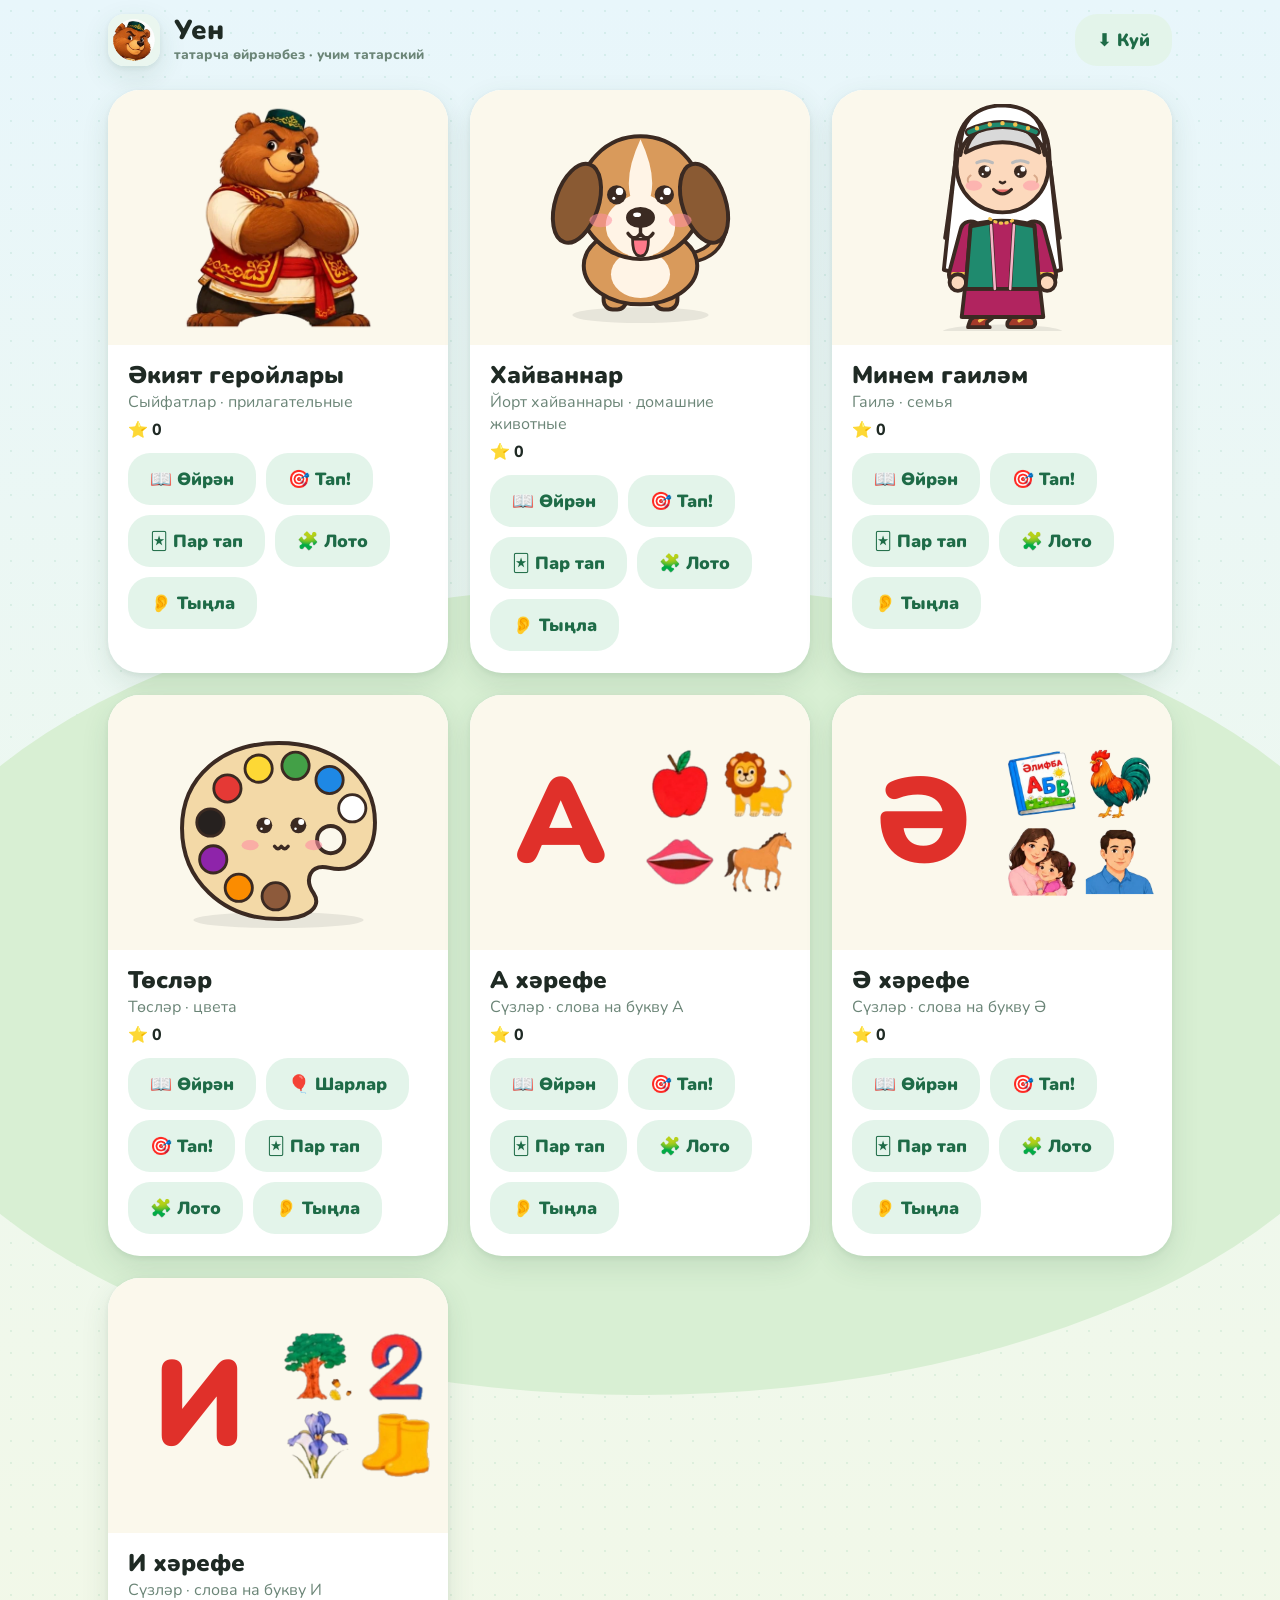
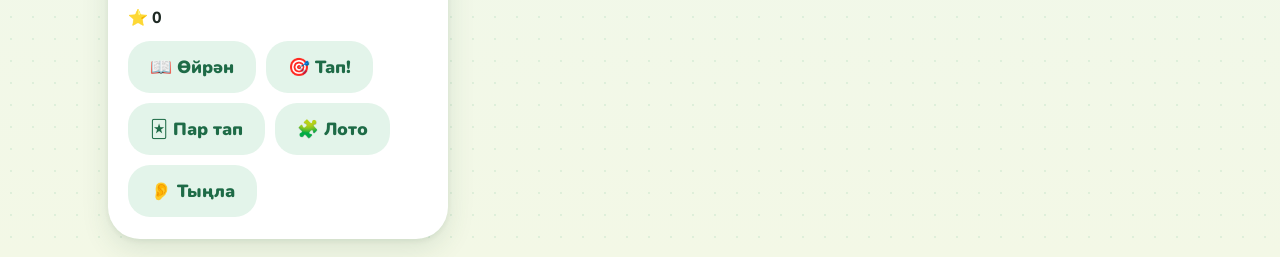
<file: index.html>
<!DOCTYPE html>
<html lang="tt">
<head>
  <meta charset="utf-8">
  <meta name="viewport" content="width=device-width, initial-scale=1, viewport-fit=cover">
  <title>Уен — балалар өчен татар уеннары</title>
  <meta name="description" content="Балалар өчен татар теле уеннары · Игры на татарском языке для детей 3–6 лет">
  <meta name="theme-color" content="#2e9e6a">
  <link rel="manifest" href="manifest.webmanifest">
  <link rel="icon" href="icons/favicon.png">
  <link rel="apple-touch-icon" href="icons/apple-touch-icon.png">
  <link rel="preconnect" href="https://fonts.googleapis.com">
  <link rel="preconnect" href="https://fonts.gstatic.com" crossorigin>
  <link rel="stylesheet" href="https://fonts.googleapis.com/css2?family=Nunito:wght@600;800;900&display=swap">
  <link rel="stylesheet" href="css/style.css">
</head>
<body class="hub">
  <header class="topbar">
    <div class="brand">
      <div class="brand-icon"><img src="icons/icon-192.png" alt=""></div>
      <div>
        <h1>Уен</h1>
        <div class="sub">татарча өйрәнәбез · учим татарский</div>
      </div>
    </div>
    <button id="btn-install" class="btn btn-soft" type="button" hidden>⬇ Куй</button>
  </header>

  <main id="packs" class="packs">
    <p class="muted">Йөкләнә…</p>
  </main>

  <div class="hill" aria-hidden="true"></div>
  <script type="module" src="js/hub.js"></script>
</body>
</html>
</file>
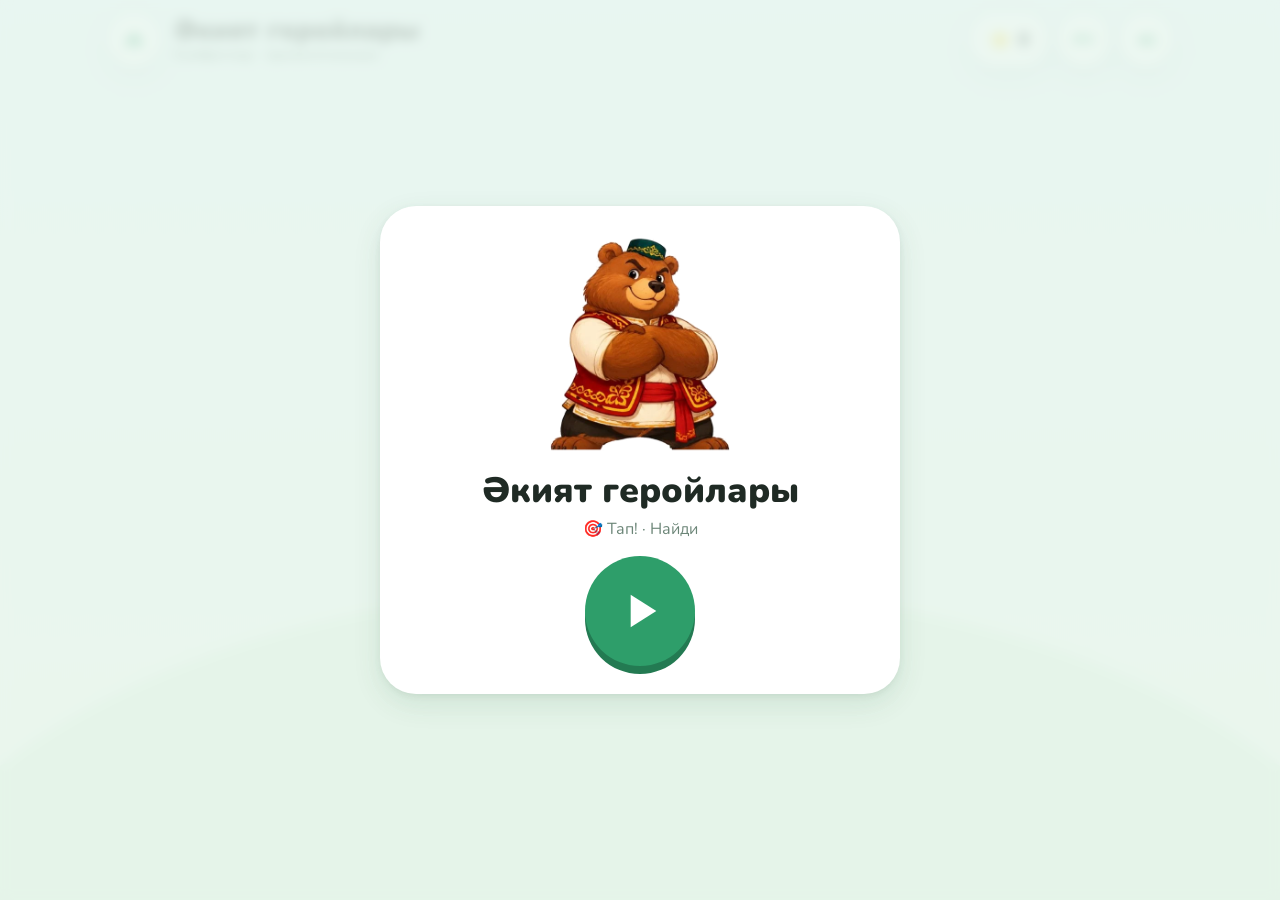
<file: play.html>
<!DOCTYPE html>
<html lang="tt">
<head>
  <meta charset="utf-8">
  <meta name="viewport" content="width=device-width, initial-scale=1, viewport-fit=cover">
  <title>Уен</title>
  <meta name="theme-color" content="#2e9e6a">
  <link rel="manifest" href="manifest.webmanifest">
  <link rel="icon" href="icons/favicon.png">
  <link rel="apple-touch-icon" href="icons/apple-touch-icon.png">
  <link rel="preconnect" href="https://fonts.googleapis.com">
  <link rel="preconnect" href="https://fonts.gstatic.com" crossorigin>
  <link rel="stylesheet" href="https://fonts.googleapis.com/css2?family=Nunito:wght@600;800;900&display=swap">
  <link rel="stylesheet" href="css/style.css">
</head>
<body class="play">
  <header class="topbar">
    <div class="brand">
      <a class="round-btn" href="./" aria-label="Башбит">
        <svg class="icon" viewBox="0 0 24 24" aria-hidden="true"><path d="M4 11l8-7 8 7v9h-5v-6H9v6H4z" fill="currentColor"/></svg>
      </a>
      <div>
        <h1 id="pack-title">…</h1>
        <div class="sub" id="pack-sub"></div>
      </div>
    </div>
    <div class="tools">
      <div class="stars-box" id="stars" aria-label="Йолдызлар">⭐ <b id="stars-count">0</b></div>
      <button class="round-btn ru-btn" id="btn-ru" type="button" title="Русча тәрҗемә / перевод">РУ</button>
      <button class="round-btn" id="btn-mute" type="button" title="Тавыш / звук"></button>
    </div>
  </header>

  <div class="dots" id="dots" aria-hidden="true"></div>
  <main id="stage" class="stage"></main>
  <div id="overlay" class="overlay" hidden></div>

  <div class="hill" aria-hidden="true"></div>
  <script type="module" src="js/play.js"></script>
</body>
</html>
</file>
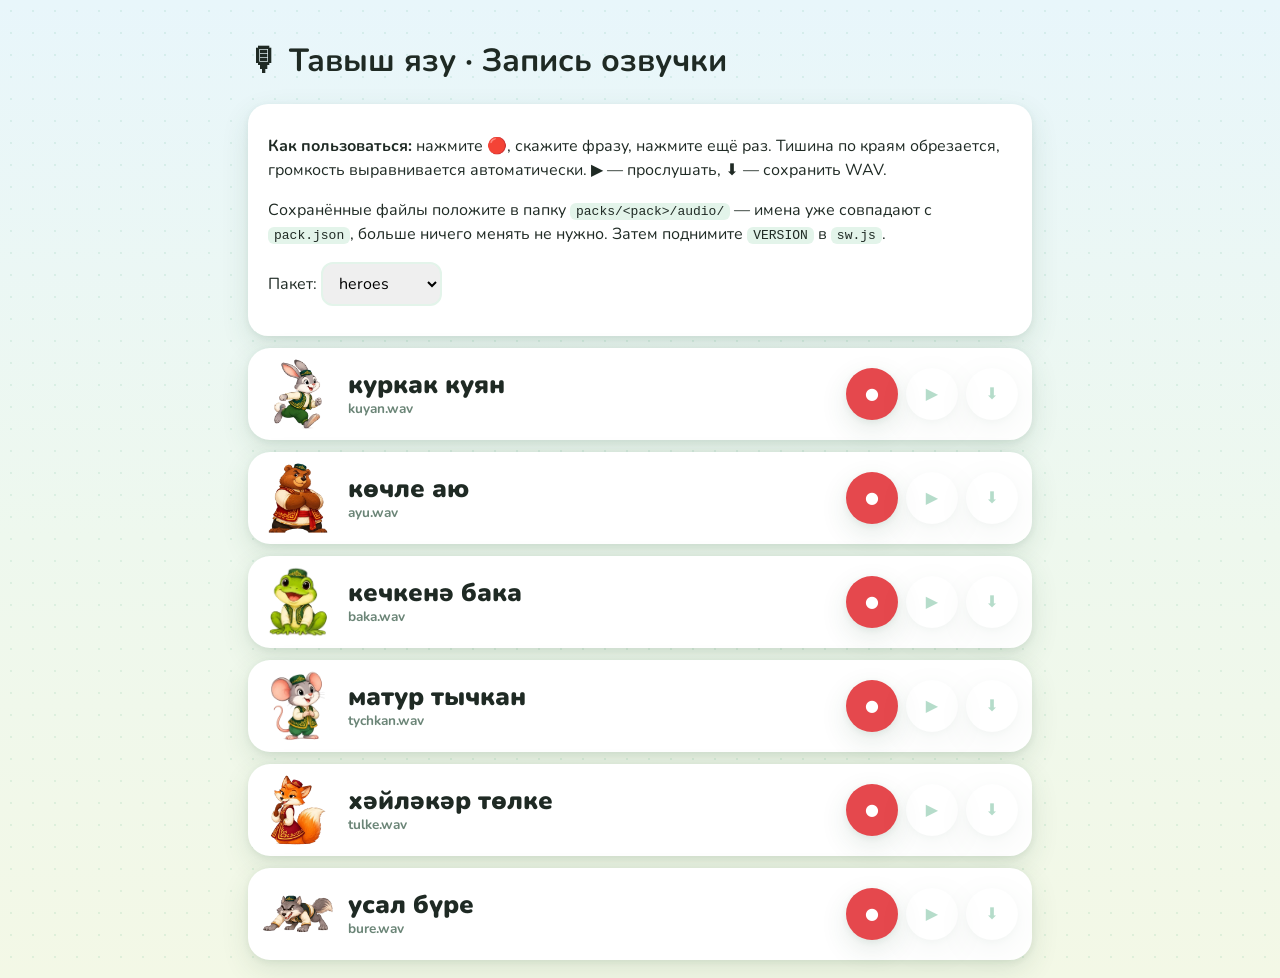
<file: tools/recorder.html>
<!DOCTYPE html>
<html lang="tt">
<head>
  <meta charset="utf-8">
  <meta name="viewport" content="width=device-width, initial-scale=1">
  <title>Тавыш язу · Запись озвучки</title>
  <link rel="stylesheet" href="https://fonts.googleapis.com/css2?family=Nunito:wght@600;800;900&display=swap">
  <link rel="stylesheet" href="../css/style.css">
  <style>
    body { user-select: text; -webkit-user-select: text; }
    .wrap { max-width: 820px; margin: 0 auto; padding: 18px; }
    .help { background: #fff; border-radius: 20px; padding: 14px 20px; box-shadow: var(--shadow); line-height: 1.5; }
    .help code { background: var(--accent-soft); padding: 1px 6px; border-radius: 6px; }
    .row { display: grid; grid-template-columns: 72px 1fr auto; gap: 14px; align-items: center;
           background: #fff; border-radius: 22px; padding: 10px 14px; margin-top: 12px; box-shadow: var(--shadow); }
    .row img { width: 72px; height: 72px; object-fit: contain; }
    .row .phrase-tt { font-size: 1.6rem; }
    .row .file { color: var(--muted); font-size: .85rem; font-weight: 700; }
    .row .btns { display: flex; gap: 8px; }
    .rec { background: #e5484d !important; color: #fff !important; }
    .rec.on { animation: breathe 1s infinite; }
    .status { font-size: .85rem; font-weight: 800; color: var(--accent); }
    select { font: inherit; padding: 8px 12px; border-radius: 12px; border: 2px solid var(--accent-soft); }
  </style>
</head>
<body>
  <div class="wrap">
    <h1>🎙 Тавыш язу · Запись озвучки</h1>
    <div class="help">
      <p><b>Как пользоваться:</b> нажмите 🔴, скажите фразу, нажмите ещё раз. Тишина по краям обрезается,
        громкость выравнивается автоматически. ▶ — прослушать, ⬇ — сохранить WAV.</p>
      <p>Сохранённые файлы положите в папку <code>packs/&lt;pack&gt;/audio/</code> — имена уже совпадают с
        <code>pack.json</code>, больше ничего менять не нужно. Затем поднимите <code>VERSION</code> в <code>sw.js</code>.</p>
      <p>Пакет: <select id="pack"></select></p>
    </div>
    <div id="list"></div>
  </div>

<script type="module">
import { h } from '../js/core/dom.js';
import { loadPackIds, loadPack } from '../js/core/packs.js';

const TARGET_RATE = 22050;
const list = document.querySelector('#list');
const sel = document.querySelector('#pack');
const recordings = new Map(); // item.id -> Blob (wav)
let stream = null;

const ids = await loadPackIds();
sel.replaceChildren(...ids.map((id) => h('option', { value: id }, id)));
const fromUrl = new URLSearchParams(location.search).get('pack');
if (fromUrl && ids.includes(fromUrl)) sel.value = fromUrl;
sel.onchange = () => render(sel.value);
render(sel.value);

async function render(packId) {
  const pack = await loadPack(packId);
  recordings.clear();
  list.replaceChildren(...pack.items.map((item) => row(item)));
}

function row(item) {
  const fileName = (item.audio || `audio/${item.id}.wav`).split('/').pop();
  const status = h('div', { class: 'status' });
  const playBtn = h('button', { class: 'round-btn', title: 'Тыңла', disabled: true, onclick: () => {
    const b = recordings.get(item.id); if (b) new Audio(URL.createObjectURL(b)).play();
  } }, '▶');
  const saveBtn = h('button', { class: 'round-btn', title: 'Сакла', disabled: true, onclick: () => {
    const b = recordings.get(item.id); if (!b) return;
    const a = h('a', { href: URL.createObjectURL(b), download: fileName }); a.click();
  } }, '⬇');

  let rec = null;
  const recBtn = h('button', { class: 'round-btn rec', title: 'Яз', onclick: async () => {
    if (rec) { rec.stop(); return; }
    try {
      stream ??= await navigator.mediaDevices.getUserMedia({ audio: { echoCancellation: true, noiseSuppression: true } });
    } catch (e) { status.textContent = 'Микрофон недоступен: ' + e.message; return; }
    const chunks = [];
    rec = new MediaRecorder(stream);
    rec.ondataavailable = (e) => chunks.push(e.data);
    rec.onstop = async () => {
      recBtn.classList.remove('on'); recBtn.textContent = '●'; rec = null;
      status.textContent = 'Эшкәртелә…';
      try {
        const wav = await toWav(new Blob(chunks, { type: chunks[0]?.type }));
        recordings.set(item.id, wav);
        playBtn.disabled = saveBtn.disabled = false;
        status.textContent = `✓ ${(wav.size / 1024).toFixed(0)} KB`;
        playBtn.click();
      } catch (e) { status.textContent = 'Ошибка: ' + e.message; }
    };
    rec.start();
    recBtn.classList.add('on'); recBtn.textContent = '■';
    status.textContent = 'Языла… говорите';
  } }, '●');

  return h('div', { class: 'row' },
    h('img', { src: item.imageUrl, alt: '' }),
    h('div', {},
      h('div', { class: 'phrase-tt' }, item.tt),
      h('div', { class: 'file' }, fileName), status),
    h('div', { class: 'btns' }, recBtn, playBtn, saveBtn));
}

// Decode → mono → trim silence → normalize → resample → 16-bit WAV.
async function toWav(blob) {
  const ctx = new AudioContext();
  const buf = await ctx.decodeAudioData(await blob.arrayBuffer());
  ctx.close();
  let data = buf.getChannelData(0);
  const rate = buf.sampleRate;

  // trim: find first/last sample above threshold, keep ~120 ms padding
  const thr = 0.02, pad = Math.floor(rate * 0.12);
  let s = 0, e = data.length - 1;
  while (s < data.length && Math.abs(data[s]) < thr) s++;
  while (e > s && Math.abs(data[e]) < thr) e--;
  data = data.slice(Math.max(0, s - pad), Math.min(data.length, e + pad));
  if (data.length < rate * 0.1) throw new Error('слишком тихо — попробуйте ещё раз');

  // normalize to -1 dBFS
  let peak = 0; for (const v of data) peak = Math.max(peak, Math.abs(v));
  const gain = peak > 0 ? 0.89 / peak : 1;

  // resample with OfflineAudioContext
  const off = new OfflineAudioContext(1, Math.ceil(data.length * TARGET_RATE / rate), TARGET_RATE);
  const src = off.createBuffer(1, data.length, rate);
  src.copyToChannel(data.map((v) => v * gain), 0);
  const node = off.createBufferSource(); node.buffer = src;
  // short fades to avoid clicks
  const g = off.createGain(); const dur = data.length / rate;
  g.gain.setValueAtTime(0, 0); g.gain.linearRampToValueAtTime(1, 0.02);
  g.gain.setValueAtTime(1, Math.max(0.02, dur - 0.04)); g.gain.linearRampToValueAtTime(0, dur);
  node.connect(g).connect(off.destination); node.start();
  const out = (await off.startRendering()).getChannelData(0);
  return encodeWav(out, TARGET_RATE);
}

function encodeWav(samples, rate) {
  const buf = new ArrayBuffer(44 + samples.length * 2);
  const v = new DataView(buf);
  const str = (o, s) => [...s].forEach((c, i) => v.setUint8(o + i, c.charCodeAt(0)));
  str(0, 'RIFF'); v.setUint32(4, 36 + samples.length * 2, true); str(8, 'WAVE');
  str(12, 'fmt '); v.setUint32(16, 16, true); v.setUint16(20, 1, true); v.setUint16(22, 1, true);
  v.setUint32(24, rate, true); v.setUint32(28, rate * 2, true); v.setUint16(32, 2, true); v.setUint16(34, 16, true);
  str(36, 'data'); v.setUint32(40, samples.length * 2, true);
  for (let i = 0; i < samples.length; i++) {
    const x = Math.max(-1, Math.min(1, samples[i]));
    v.setInt16(44 + i * 2, x < 0 ? x * 0x8000 : x * 0x7fff, true);
  }
  return new Blob([buf], { type: 'audio/wav' });
}
</script>
</body>
</html>
</file>
<file: css/style.css>
:root {
  --accent: #2e9e6a;
  --accent-soft: #e3f4ea;
  --adj: #e8772e;          /* colour of adjectives (сыйфатлар) */
  --noun: #1f2a24;
  --ink: #1f2a24;
  --muted: #6b8577;
  --card: #fbf8ec;
  --radius: 28px;
  --shadow: 0 10px 28px rgba(40, 90, 60, .12), 0 2px 6px rgba(40, 90, 60, .08);
  --font: 'Nunito', system-ui, -apple-system, 'Segoe UI', Roboto, sans-serif;
}

* { box-sizing: border-box; }
html, body { margin: 0; min-height: 100%; }
body {
  font-family: var(--font);
  color: var(--ink);
  background:
    radial-gradient(circle, rgba(46, 158, 106, .10) 1.2px, transparent 1.4px) 0 0 / 22px 22px,
    linear-gradient(180deg, #e8f6fb 0%, #eef8ee 55%, #f3f8e6 100%);
  min-height: 100dvh;
  -webkit-tap-highlight-color: transparent;
  user-select: none;
  -webkit-user-select: none;
  touch-action: manipulation;
  overflow-x: hidden;
}
.hill {
  position: fixed; left: -10%; right: -10%; bottom: -55vh; height: 90vh; z-index: -1;
  background: #d8efd3; border-radius: 50%;
}
button { font: inherit; color: inherit; cursor: pointer; }
.muted { color: var(--muted); margin: 0; }
.error { color: #b33; font-weight: 800; text-align: center; padding: 2rem; }
.icon { width: 1.4em; height: 1.4em; display: block; }

/* ---------- top bar ---------- */
.topbar {
  display: flex; align-items: center; justify-content: space-between; gap: 12px;
  max-width: 1100px; margin: 0 auto;
  padding: max(14px, env(safe-area-inset-top)) 18px 6px;
}
.brand { display: flex; align-items: center; gap: 14px; min-width: 0; flex: 1; }
.brand > div { min-width: 0; }
.brand h1 { font-size: clamp(1.1rem, 3.5vw, 1.7rem); margin: 0; font-weight: 900; line-height: 1.1;
  white-space: nowrap; overflow: hidden; text-overflow: ellipsis; }
.brand .sub { font-size: .85rem; color: var(--muted); font-weight: 800; }
.brand-icon img { width: 52px; height: 52px; border-radius: 16px; box-shadow: var(--shadow); display: block; }
.tools { display: flex; gap: 10px; align-items: center; }

.round-btn {
  width: 52px; height: 52px; border-radius: 50%; border: 0;
  background: #fff; box-shadow: var(--shadow); color: var(--accent);
  display: inline-grid; place-items: center; flex: none; text-decoration: none;
  transition: transform .15s;
}
.round-btn:active { transform: scale(.92); }
.round-btn:disabled { opacity: .35; cursor: default; }
.ru-btn { font-weight: 900; font-size: .9rem; }
.ru-btn.off { color: #b9c7bf; text-decoration: line-through; }
.stars-box {
  background: #fff; box-shadow: var(--shadow); border-radius: 26px; height: 52px;
  padding: 0 18px; display: flex; align-items: center; gap: 6px; font-size: 1.2rem;
}
.stars-box b { font-weight: 900; min-width: 1ch; }
.stars-box.pop { animation: pop .4s; }

/* ---------- progress dots ---------- */
.dots { display: flex; justify-content: center; gap: 6px; padding: 6px 0 2px; min-height: 20px; }
.dot { width: 9px; height: 9px; border-radius: 9px; background: #cfe5d8; transition: all .3s; }
.dot.done { background: #8fcaa9; }
.dot.now { width: 26px; background: var(--accent); }

/* ---------- stage ---------- */
.stage {
  max-width: 900px; margin: 0 auto; padding: 4px 16px 24px;
  display: flex; flex-direction: column; align-items: center; gap: 14px;
}
.prompt { text-align: center; width: 100%; }
.prompt-label {
  text-transform: uppercase; letter-spacing: .18em; font-weight: 900;
  color: var(--muted); font-size: .85rem;
}
.prompt-label .count { color: #a9bfb2; }
.ru-hint { color: #a9bfb2; text-transform: none; letter-spacing: .05em; }
.prompt-row { display: flex; align-items: center; justify-content: center; gap: 16px; margin-top: 4px; }

.phrase { text-align: center; }
.phrase-tt { font-weight: 900; font-size: clamp(1.8rem, 6.5vw, 3.2rem); line-height: 1.15; }
.phrase-tt .w { display: inline-block; margin: 0 .14em; }
.w-adj { color: var(--adj); }
.w-noun { color: var(--noun); }
.phrase-ru { color: var(--muted); font-weight: 700; font-size: clamp(.9rem, 2.4vw, 1.1rem); margin-top: 2px; }

/* ---------- picture cards ---------- */
.card {
  background: var(--card); border: 0; border-radius: var(--radius); box-shadow: var(--shadow);
  padding: 6%; display: grid; place-items: center; aspect-ratio: 1;
  transition: transform .2s, opacity .3s, box-shadow .2s, outline-color .2s;
  outline: 5px solid transparent; outline-offset: -5px;
}
.card img { width: 100%; height: 100%; object-fit: contain; pointer-events: none; }
.pick-card:hover { transform: translateY(-3px); }
.pick-card:active { transform: scale(.96); }
.card.correct { outline-color: #5cc48f; transform: scale(1.04); z-index: 1; }
.card.dim { opacity: .45; filter: grayscale(.6); }
.card.fade { opacity: .25; transform: scale(.94); }

.grid {
  display: grid; grid-template-columns: repeat(2, 1fr); gap: clamp(10px, 2.2vw, 22px);
  width: min(760px, 100%, calc((100dvh - 270px) * 1.0));
  min-width: min(300px, 100%);
}
.grid-3 { grid-template-columns: repeat(3, 1fr); width: min(900px, 100%, calc((100dvh - 270px) * 2.6)); }
.grid-2 { width: min(760px, 100%, calc((100dvh - 270px) * 2)); }
@media (min-aspect-ratio: 16/10) {
  /* wide landscape (laptop, tablet sideways): 4 in a row */
  .grid-4 { grid-template-columns: repeat(4, 1fr); width: min(1000px, 100%, calc((100dvh - 250px) * 4)); }
}

/* ---------- learn mode ---------- */
.learn { display: flex; flex-direction: column; align-items: center; gap: 14px; width: 100%; }
.learn-row { display: flex; align-items: center; gap: clamp(8px, 3vw, 28px); }
.learn-card { width: min(460px, 62vw, calc(100dvh - 300px)); }
.nav-btn { width: 64px; height: 64px; }
.nav-next { background: var(--accent); color: #fff; }

/* ---------- overlay (start / finish) ---------- */
.overlay {
  position: fixed; inset: 0; z-index: 10; display: grid; place-items: center; padding: 20px;
  background: rgba(232, 246, 238, .82); backdrop-filter: blur(6px);
}
.overlay[hidden] { display: none; }
.overlay-card {
  background: #fff; border-radius: 36px; box-shadow: var(--shadow);
  padding: 28px clamp(20px, 5vw, 48px); text-align: center; max-width: 520px; width: 100%;
  animation: rise .4s ease-out;
}
.overlay-card h2 { margin: 6px 0 4px; font-size: clamp(1.6rem, 5vw, 2.2rem); font-weight: 900; }
.overlay-img { width: min(220px, 50vw); height: auto; }
.praise { color: var(--accent); }
.big-emoji { font-size: 4rem; animation: pop .6s; }
.result-stars { font-size: clamp(1.8rem, 6vw, 2.6rem); margin: 8px 0 4px; display: flex; flex-wrap: wrap; justify-content: center; gap: 4px; }
.result-stars span { display: inline-block; animation: pop .5s both; }
.result-stars .off { filter: grayscale(1); opacity: .3; }

.btn {
  border: 0; border-radius: 22px; padding: 14px 22px; font-weight: 900; font-size: 1.1rem;
  display: inline-flex; align-items: center; gap: 8px; text-decoration: none; color: var(--ink);
  transition: transform .15s;
}
.btn:active { transform: scale(.95); }
.btn-main { background: var(--accent); color: #fff; box-shadow: 0 6px 0 #237a52; }
.btn-soft { background: var(--accent-soft); color: #1e6b47; }
.btn-play {
  margin-top: 16px; width: 110px; height: 110px; border-radius: 50%; justify-content: center;
  background: var(--accent); color: #fff; box-shadow: 0 8px 0 #237a52; font-size: 2rem;
  animation: breathe 1.8s ease-in-out infinite;
}
.btn-play .icon { width: 56px; height: 56px; }
.btn-row { display: flex; flex-wrap: wrap; justify-content: center; gap: 10px; margin-top: 18px; }

/* ---------- hub ---------- */
.packs {
  max-width: 1100px; margin: 0 auto; padding: 18px;
  display: grid; grid-template-columns: repeat(auto-fill, minmax(280px, 1fr)); gap: 22px;
}
.pack-card { background: #fff; border-radius: 32px; box-shadow: var(--shadow); overflow: hidden; }
.pack-cover { display: block; background: var(--card); aspect-ratio: 4/3; }
.pack-cover img { width: 100%; height: 100%; object-fit: contain; padding: 14px; transition: transform .3s; }
.pack-cover:hover img { transform: scale(1.05) rotate(-2deg); }
.pack-body { padding: 14px 20px 22px; }
.pack-body h2 { margin: 0; font-weight: 900; }
.pack-stars { margin-top: 6px; font-weight: 800; }
.pack-body .btn-row { justify-content: flex-start; margin-top: 12px; }

/* ---------- effects ---------- */
.fx-particle {
  position: fixed; z-index: 50; pointer-events: none; font-size: 1.6rem;
  transform: translate(-50%, -50%); animation: burst .9s ease-out forwards;
}
.fx-fly {
  position: fixed; z-index: 50; pointer-events: none; font-size: 2.2rem; margin: -1.1rem 0 0 -1.1rem;
  transition: transform .7s cubic-bezier(.5, -0.3, .7, 1);
}
.bob { animation: bob 2.4s ease-in-out infinite; }
.shake { animation: shake .45s; }

@keyframes burst {
  0% { opacity: 1; transform: translate(-50%, -50%) scale(.4); }
  100% { opacity: 0; transform: translate(calc(-50% + var(--dx)), calc(-50% + var(--dy))) scale(1.1) rotate(var(--rot)); }
}
@keyframes pop { 0% { transform: scale(.3); } 60% { transform: scale(1.25); } 100% { transform: scale(1); } }
@keyframes rise { from { transform: translateY(30px); opacity: 0; } }
@keyframes breathe { 50% { transform: scale(1.07); } }
@keyframes bob { 50% { transform: translateY(-10px); } }
@keyframes shake { 20%, 60% { transform: translateX(-10px) rotate(-2deg); } 40%, 80% { transform: translateX(10px) rotate(2deg); } }

/* ---------- adjective "acting" animations (item.anim in pack.json) ----------
   The picture acts out the adjective, so kids feel the meaning without translation. */
.anim-bounce img  { animation: a-bounce .8s ease-out; }
.anim-tremble img { animation: a-tremble .09s linear 14; }                    /* куркак – трусливый */
.anim-strong img  { animation: a-strong 1.1s ease-in-out; }                   /* көчле – сильный */
.anim-tiny img    { animation: a-tiny 1.4s ease-in-out; }                     /* кечкенә – маленький */
.anim-pretty img  { animation: a-pretty 1.4s ease-in-out; }                   /* матур – красивый */
.anim-sly img     { animation: a-sly 1.4s ease-in-out; }                      /* хәйләкәр – хитрый */
.anim-angry img   { animation: a-angry 1.2s ease-in-out; }                    /* усал – злой */
.anim-big img     { animation: a-big 1.3s ease-in-out; }

@keyframes a-bounce { 30% { transform: translateY(-14%); } 55% { transform: translateY(0) scaleY(.92); } 75% { transform: translateY(-4%); } }
@keyframes a-tremble { 0%, 100% { transform: translateX(0); } 25% { transform: translateX(-2.5%) rotate(-1deg); } 75% { transform: translateX(2.5%) rotate(1deg); } }
@keyframes a-strong { 30%, 60% { transform: scale(1.16); filter: drop-shadow(0 0 0 #fff); } 45% { transform: scale(1.12); } }
@keyframes a-tiny { 35%, 65% { transform: scale(.55); } }
@keyframes a-pretty {
  0%, 100% { filter: drop-shadow(0 0 0 rgba(255, 210, 80, 0)); transform: rotate(0); }
  30% { filter: drop-shadow(0 0 18px rgba(255, 200, 60, .95)); transform: rotate(-4deg) scale(1.05); }
  60% { filter: drop-shadow(0 0 22px rgba(255, 150, 200, .9)); transform: rotate(4deg) scale(1.05); }
}
@keyframes a-sly { 25% { transform: translateX(-8%) rotate(-7deg); } 60% { transform: translateX(8%) rotate(7deg); } 85% { transform: translateX(0) rotate(0) scale(1.04); } }
@keyframes a-angry {
  0%, 100% { transform: none; filter: none; }
  10%, 30%, 50%, 70% { transform: translateX(-4%) scale(1.08); filter: drop-shadow(0 0 14px rgba(220, 40, 40, .7)); }
  20%, 40%, 60%, 80% { transform: translateX(4%) scale(1.08); filter: drop-shadow(0 0 14px rgba(220, 40, 40, .7)); }
}
@keyframes a-big { 40%, 60% { transform: scale(1.3); } }

@media (prefers-reduced-motion: reduce) {
  *, *::before, *::after { animation-duration: .01ms !important; animation-iteration-count: 1 !important; transition: none !important; }
}
@media (max-width: 520px) {
  .brand .sub { display: none; }
  .topbar { padding-left: 12px; padding-right: 12px; gap: 8px; }
  .brand { gap: 10px; }
  .tools { gap: 6px; }
  .round-btn, .stars-box { height: 44px; }
  .round-btn { width: 44px; }
  .stars-box { padding: 0 12px; font-size: 1.05rem; }
}

/* ---------- letters ---------- */
.hl { color: #e0302a; }
.phrase:not(.phrase-big) .phrase-tt { font-size: clamp(1.5rem, 4.6vw, 2.3rem); }
.overlay-letter {
  font-size: clamp(6rem, 22vw, 9rem); font-weight: 900; color: #e0302a; line-height: 1;
  text-shadow: 0 6px 0 rgba(224, 48, 42, .15);
}
.pack-cover { text-decoration: none; overflow: hidden; }
.letter-cover { height: 100%; display: grid; grid-template-columns: 1fr 1fr; align-items: center; padding: 12px 16px; gap: 8px; }
.letter-big { font-size: clamp(5rem, 13vw, 7.5rem); font-weight: 900; color: #e0302a; line-height: 1; text-align: center; }
.letter-thumbs { display: grid; grid-template-columns: 1fr 1fr; gap: 6px; }
.pack-cover .letter-thumbs img { width: 100%; height: auto; aspect-ratio: 1; object-fit: contain; padding: 0; transform: none !important; }

/* ---------- photo tiles (pack.settings.imageFit = "cover") ---------- */
body[data-fit="cover"] .card { padding: 0; overflow: hidden; }
body[data-fit="cover"] .card img,
body[data-fit="cover"] .loto-cell img { object-fit: cover; }
body[data-fit="cover"] .loto-cell:not(.loto-center):not(.loto-empty) { padding: 0; }
.pack-cover.fit-cover img { object-fit: cover; padding: 0; }

/* ---------- loto ---------- */
.loto { display: flex; flex-direction: column; align-items: center; gap: 14px; width: 100%; }
.loto-board {
  display: grid; grid-template-columns: repeat(3, 1fr); gap: 4px; padding: 4px;
  background: #1f2a24; border-radius: 20px; box-shadow: var(--shadow);
  width: min(560px, 94vw, calc(100dvh - 360px)); min-width: 260px;
}
.loto-cell {
  background: #fff; border: 0; padding: 9%; aspect-ratio: 1; position: relative; overflow: hidden;
  display: grid; place-items: center; border-radius: 4px;
  transition: background .2s, box-shadow .2s;
}
.loto-board > :nth-child(1) { border-top-left-radius: 16px; }
.loto-board > :nth-child(3) { border-top-right-radius: 16px; }
.loto-board > :nth-child(7) { border-bottom-left-radius: 16px; }
.loto-board > :nth-child(9) { border-bottom-right-radius: 16px; }
.loto-cell img { width: 100%; height: 100%; object-fit: contain; pointer-events: none;
  opacity: .28; filter: grayscale(.7); transition: opacity .3s, filter .3s; }
.loto-cell.placed img { opacity: 1; filter: none; }
body[data-keep-color] .loto-cell img { opacity: .45; filter: saturate(.9); }
body[data-keep-color] .loto-cell.placed img { opacity: 1; filter: none; }
.loto-cell.over { box-shadow: inset 0 0 0 6px #5cc48f; background: #effaf3; }
.loto-cell.placed { box-shadow: inset 0 0 0 4px #8fd6ae; cursor: default; }
.loto-word {
  position: absolute; left: 0; right: 0; bottom: 3%; text-align: center; font-weight: 900;
  font-size: clamp(.75rem, 2.6vmin, 1.25rem); opacity: 0; transform: translateY(8px); transition: all .3s;
  text-shadow: 0 0 4px #fff, 0 0 8px #fff;
}
.loto-cell.placed .loto-word { opacity: 1; transform: none; }
.loto-center { cursor: default; }
.loto-letter { font-size: clamp(3rem, 13vmin, 8rem); font-weight: 900; color: #e0302a; line-height: 1; }
.loto-emoji { font-size: clamp(2.5rem, 10vmin, 6rem); }
.loto-empty { color: #cfe5d8; font-size: clamp(1.5rem, 6vmin, 3rem); }
.loto-done .loto-letter { animation: pop .6s ease-out 3; }
.loto-done .loto-cell.placed { animation: bob 1s ease-in-out 2; }

.loto-deck .prompt-label { font-size: .75rem; letter-spacing: .1em; text-align: center; }
.loto-deck { display: flex; flex-direction: column; align-items: center; gap: 8px; min-height: 120px; }
.loto-card {
  width: clamp(110px, 20vmin, 220px); cursor: grab; touch-action: none;
  outline: 4px dashed #8fcaa9; outline-offset: 4px;
}
.loto-card.lifted { opacity: .3; }
.loto-card.listen { color: var(--accent); }
.loto-card.listen .icon { width: 60%; height: 60%; }
.loto-hint { font-size: 1.8rem; animation: bob 1.4s ease-in-out infinite; }
.loto-ghost { position: fixed; z-index: 40; pointer-events: none; margin: 0; box-shadow: 0 18px 40px rgba(0,0,0,.25); }
.loto-fly { position: fixed; z-index: 40; pointer-events: none; object-fit: contain; transition: all .4s cubic-bezier(.3,.7,.3,1); }
body[data-fit="cover"] .loto-fly { object-fit: cover; border-radius: 10px; }
.deal { animation: deal .35s ease-out; }
@keyframes deal { from { transform: translateY(40px) scale(.7) rotate(8deg); opacity: 0; } }

@media (min-aspect-ratio: 1/1) {
  .loto { flex-direction: row; justify-content: center; gap: clamp(20px, 4vw, 56px); }
  .loto-board { width: min(620px, 58vw, calc(100dvh - 150px)); }
  .loto-deck { width: clamp(200px, 26vw, 320px); }
  .loto-card { width: clamp(140px, 22vmin, 240px); }
}

/* ---------- memory (Пар тап) ---------- */
.mem-grid {
  display: grid; grid-template-columns: repeat(4, 1fr); gap: clamp(8px, 1.8vw, 16px);
  width: min(720px, 100%, calc((100dvh - 210px) * 4 / 3));
  perspective: 1000px;
}
.mem-grid.mem-4, .mem-grid.mem-6 { grid-template-columns: repeat(3, 1fr); width: min(560px, 100%, calc((100dvh - 210px) * 1.5)); }
@media (max-aspect-ratio: 3/4) {
  .mem-grid.mem-12, .mem-grid.mem-10, .mem-grid.mem-8 { grid-template-columns: repeat(3, 1fr); width: min(100%, calc((100dvh - 210px) * 3 / 4)); }
  .mem-grid.mem-4, .mem-grid.mem-6 { grid-template-columns: repeat(2, 1fr); }
}
.mem-card { border: 0; padding: 0; background: none; aspect-ratio: 1; }
.mem-inner {
  position: relative; width: 100%; height: 100%; transform-style: preserve-3d;
  transition: transform .45s cubic-bezier(.3,.7,.3,1.2);
}
.mem-card.open .mem-inner { transform: rotateY(180deg); }
.mem-face {
  position: absolute; inset: 0; border-radius: 22px; box-shadow: var(--shadow);
  backface-visibility: hidden; -webkit-backface-visibility: hidden; display: grid; place-items: center;
}
.mem-back {
  background: var(--accent) radial-gradient(circle, rgba(255,255,255,.18) 2px, transparent 2.5px) 0 0 / 16px 16px;
  color: rgba(255,255,255,.9);
}
.mem-back .icon { width: 42%; height: 42%; }
.mem-card:not(.open):hover .mem-inner { transform: translateY(-3px); }
.mem-front { background: var(--card); transform: rotateY(180deg); padding: 8%; overflow: hidden; }
.mem-front img { width: 100%; height: 100%; object-fit: contain; pointer-events: none; }
.mem-word {
  position: absolute; left: 0; right: 0; bottom: 4%; text-align: center; font-weight: 900;
  font-size: clamp(.75rem, 2.4vmin, 1.15rem); text-shadow: 0 0 4px #fff, 0 0 8px #fff;
}
.mem-card.matched .mem-front { box-shadow: inset 0 0 0 5px #8fd6ae, var(--shadow); }
.pop-in { animation: pop .45s; }
body[data-fit="cover"] .mem-front { padding: 0; }
body[data-fit="cover"] .mem-front img { object-fit: cover; }

/* ---------- balloons mode (Шарлар) ---------- */
.balloons {
  display: grid; grid-template-columns: repeat(var(--n, 4), 1fr); align-items: end;
  gap: clamp(6px, 2.4vw, 28px);
  width: min(900px, 100%, calc((100dvh - 250px) * var(--n, 4) * .66));
}
@media (max-aspect-ratio: 3/4) {
  /* phone portrait: 4 balloons as 2×2 */
  .balloons.n4 { grid-template-columns: repeat(2, 1fr); width: min(100%, calc((100dvh - 290px) * .66)); }
}
.stage .prompt { position: relative; z-index: 2; }
.balloon {
  background: none; border: 0; padding: 0; aspect-ratio: 2 / 3; cursor: pointer;
  touch-action: manipulation; transition: opacity .3s;
  animation: b-rise .9s cubic-bezier(.2, .8, .3, 1) backwards; animation-delay: var(--d, 0s);
}
.balloon svg {
  width: 100%; height: 100%; display: block; transform-origin: 50% 70%;
  filter: drop-shadow(0 8px 8px rgba(40, 60, 50, .14));
  animation: b-bob 3s ease-in-out infinite; animation-delay: calc(var(--b, 0s) * -1);
}
.balloon:active svg { transform: scale(.95); }
.balloon.shake { animation: shake .45s; }
.balloon.dim { opacity: .35; }
.balloon.popped { pointer-events: none; }
.balloon.popped svg { animation: b-pop .35s ease-out forwards; }
.balloon.away { pointer-events: none; animation: b-away 1.3s ease-in forwards; }
@keyframes b-rise { from { transform: translateY(70vh); } }
@keyframes b-bob { 0%, 100% { transform: translateY(0) rotate(-2deg); } 50% { transform: translateY(-12px) rotate(2deg); } }
@keyframes b-pop { 40% { transform: scale(1.25); } 100% { transform: scale(.1); opacity: 0; } }
@keyframes b-away { 60% { opacity: .5; } to { transform: translateY(-110vh); opacity: 0; } }
</file>
